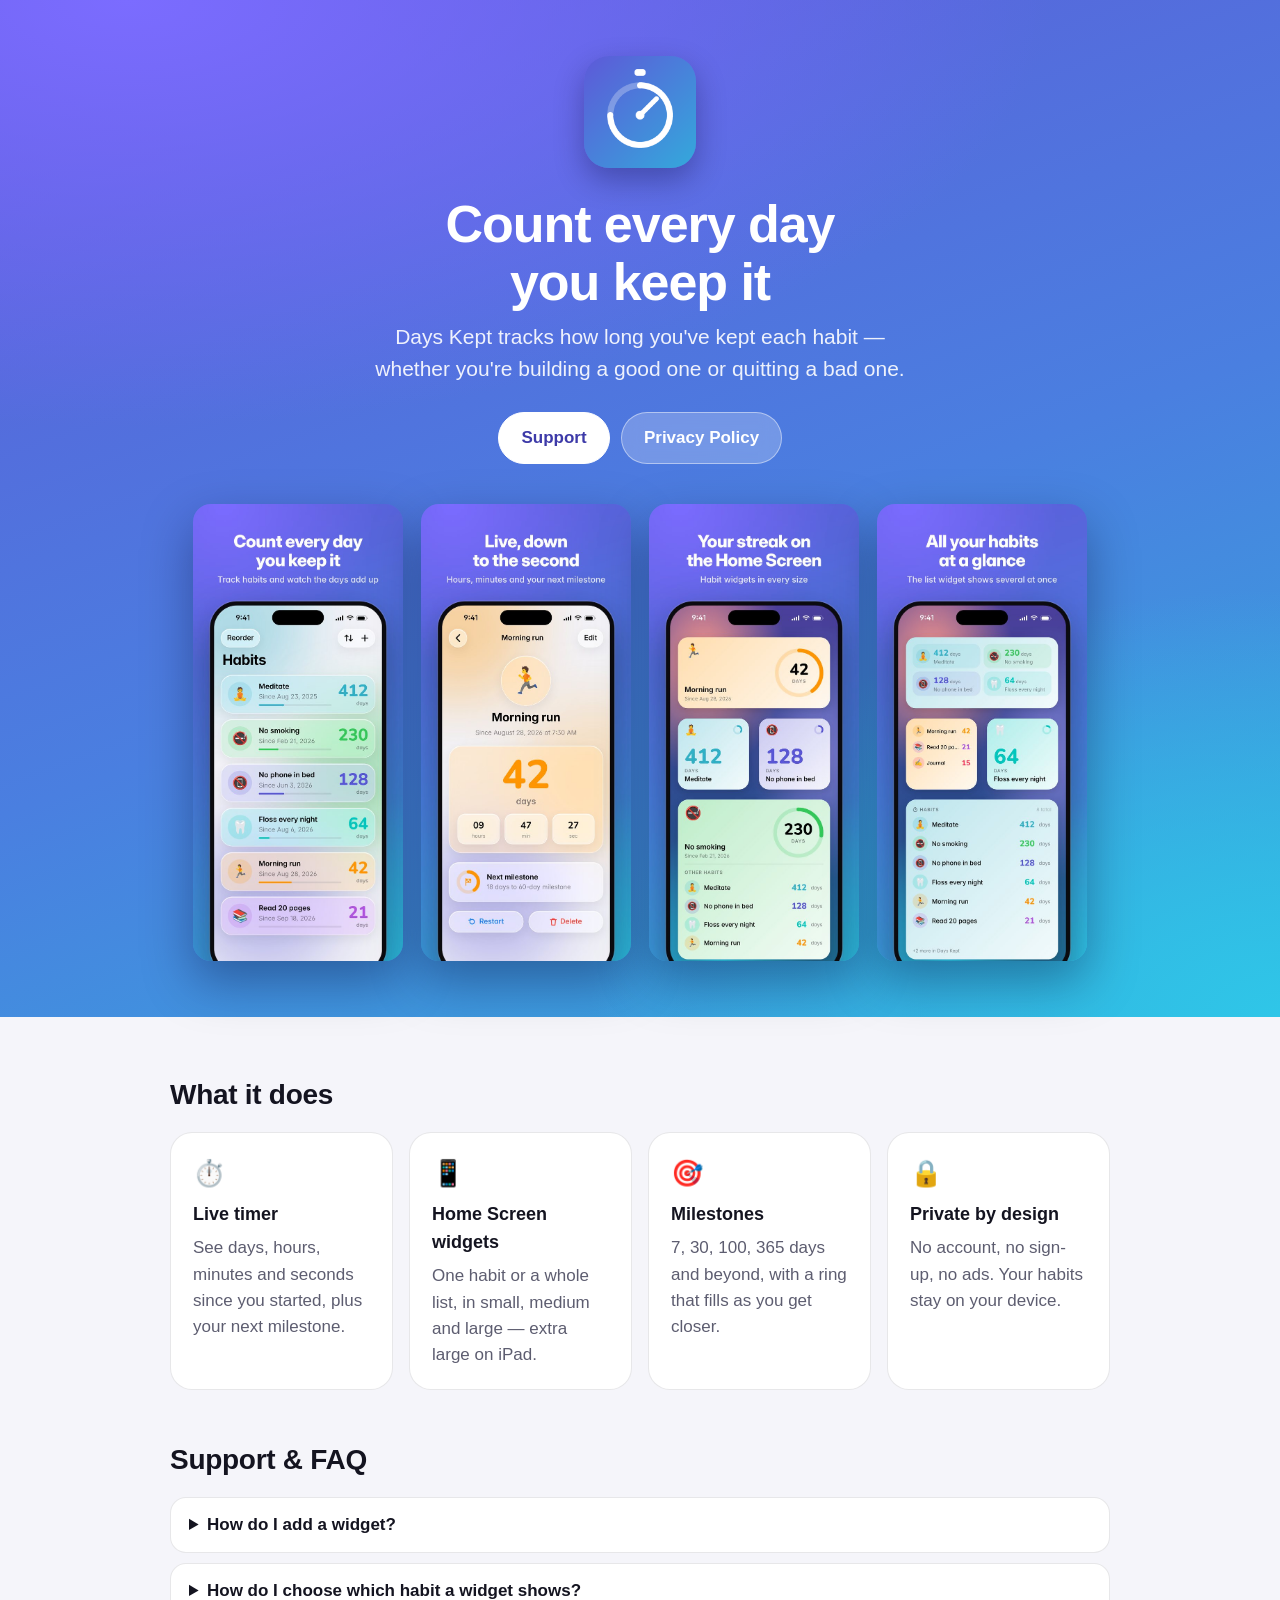
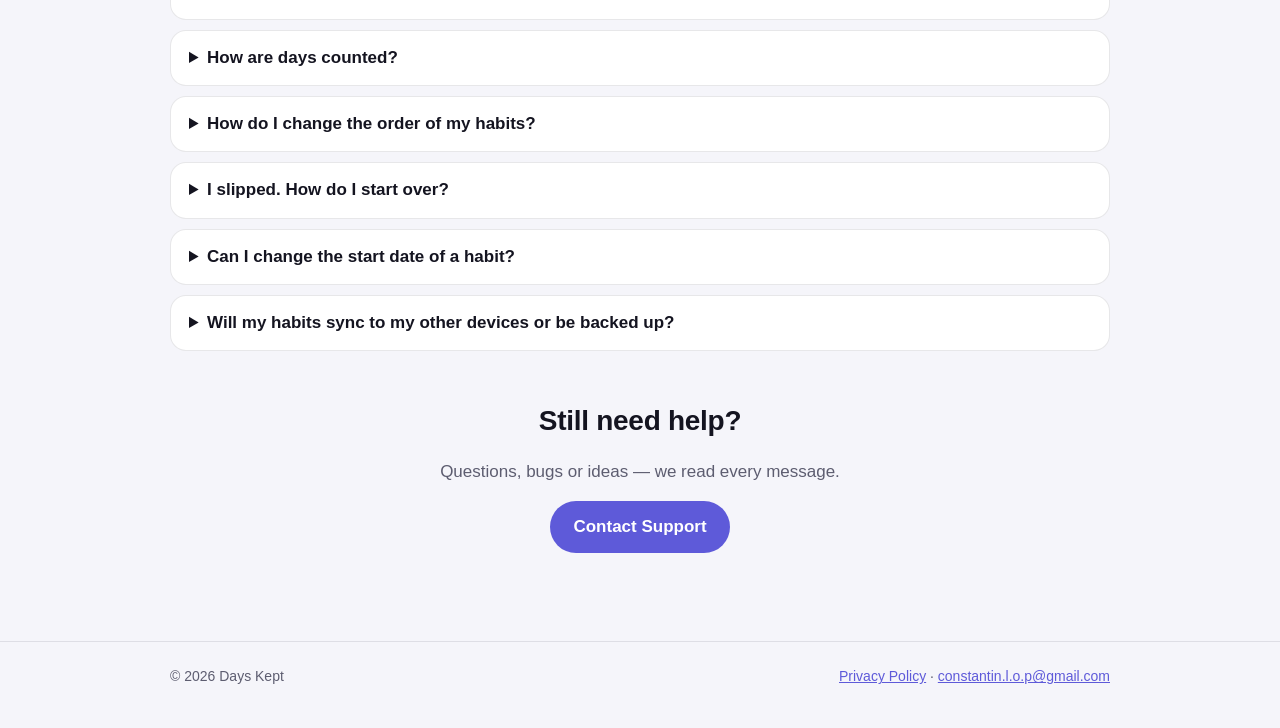
<file: index.html>
<!doctype html>
<html lang="en">
<head>
  <meta charset="utf-8">
  <meta name="viewport" content="width=device-width, initial-scale=1">
  <title>Days Kept — Habit Streaks</title>
  <meta name="description" content="Days Kept counts every day you keep a habit, with a live timer, milestones and Home Screen widgets.">
  <link rel="icon" href="favicon.png">
  <link rel="apple-touch-icon" href="img/apple-touch-icon.png">
  <link rel="stylesheet" href="style.css">
</head>
<body>
  <header class="hero">
    <div class="wrap">
      <img class="icon" src="img/icon.png" alt="Days Kept app icon">
      <h1>Count every day<br>you keep it</h1>
      <p class="lead">Days Kept tracks how long you've kept each habit — whether you're building a good one or quitting a bad one.</p>
      <div class="btns">
        <a class="btn primary" href="#support">Support</a>
        <a class="btn" href="privacy/">Privacy Policy</a>
      </div>
      <div class="shots">
        <img src="img/01-habit-list.jpg" alt="Habit list with day counts">
        <img src="img/02-live-timer.jpg" alt="Live timer for a habit">
        <img src="img/03-streak-widgets.jpg" alt="Habit Streak widgets on the Home Screen">
        <img src="img/04-list-widgets.jpg" alt="Habit List widgets on the Home Screen">
      </div>
    </div>
  </header>

  <main class="wrap">
    <section>
      <h2>What it does</h2>
      <div class="features">
        <div class="card"><span class="emoji">⏱️</span><h3>Live timer</h3><p>See days, hours, minutes and seconds since you started, plus your next milestone.</p></div>
        <div class="card"><span class="emoji">📱</span><h3>Home Screen widgets</h3><p>One habit or a whole list, in small, medium and large — extra large on iPad.</p></div>
        <div class="card"><span class="emoji">🎯</span><h3>Milestones</h3><p>7, 30, 100, 365 days and beyond, with a ring that fills as you get closer.</p></div>
        <div class="card"><span class="emoji">🔒</span><h3>Private by design</h3><p>No account, no sign-up, no ads. Your habits stay on your device.</p></div>
      </div>
    </section>

    <section id="support">
      <h2>Support &amp; FAQ</h2>
      <details>
        <summary>How do I add a widget?</summary>
        <ol>
          <li>Touch and hold an empty area of your Home Screen until the apps jiggle.</li>
          <li>Tap <strong>Edit</strong> → <strong>Add Widget</strong> and search for <strong>Days Kept</strong>.</li>
          <li>Choose <strong>Habit Streak</strong> (one habit) or <strong>Habit List</strong> (several), pick a size and tap <strong>Add Widget</strong>.</li>
        </ol>
      </details>
      <details>
        <summary>How do I choose which habit a widget shows?</summary>
        <p>Touch and hold the widget, tap <strong>Edit Widget</strong>, then pick a habit. For the Habit List widget you can pick several habits, or leave it empty to show all habits in the same order as the app.</p>
      </details>
      <details>
        <summary>How are days counted?</summary>
        <p>Days Kept counts full 24-hour days since the start date and time you set. A habit started yesterday at 8 PM shows 1 day from today at 8 PM. Widgets update at exactly that moment.</p>
      </details>
      <details>
        <summary>How do I change the order of my habits?</summary>
        <p>Touch and hold a habit card and drag it to a new place, or tap <strong>Reorder</strong> to use drag handles. The sort button can also arrange habits once by longest streak, newest or name.</p>
      </details>
      <details>
        <summary>I slipped. How do I start over?</summary>
        <p>Open the habit and tap <strong>Restart</strong>, or touch and hold its card and choose <strong>Restart from Now</strong>. The counter goes back to 0 and starts again from this moment.</p>
      </details>
      <details>
        <summary>Can I change the start date of a habit?</summary>
        <p>Yes. Open the habit and tap <strong>Edit</strong>. You can set any date and time in the past.</p>
      </details>
      <details>
        <summary>Will my habits sync to my other devices or be backed up?</summary>
        <p>Habits are stored only on your device. They're included in your regular iPhone or iPad backups, but they don't sync between devices. Deleting the app deletes your habits.</p>
      </details>
    </section>

    <section class="contact">
      <h2>Still need help?</h2>
      <p>Questions, bugs or ideas — we read every message.</p>
      <a class="btn" href="mailto:constantin.l.o.p@gmail.com?subject=Days%20Kept%20Support">Contact Support</a>
    </section>
  </main>

  <footer>
    <div class="wrap">
      <span>© 2026 Days Kept</span>
      <span><a href="privacy/">Privacy Policy</a> · <a href="mailto:constantin.l.o.p@gmail.com">constantin.l.o.p@gmail.com</a></span>
    </div>
  </footer>
</body>
</html>
</file>
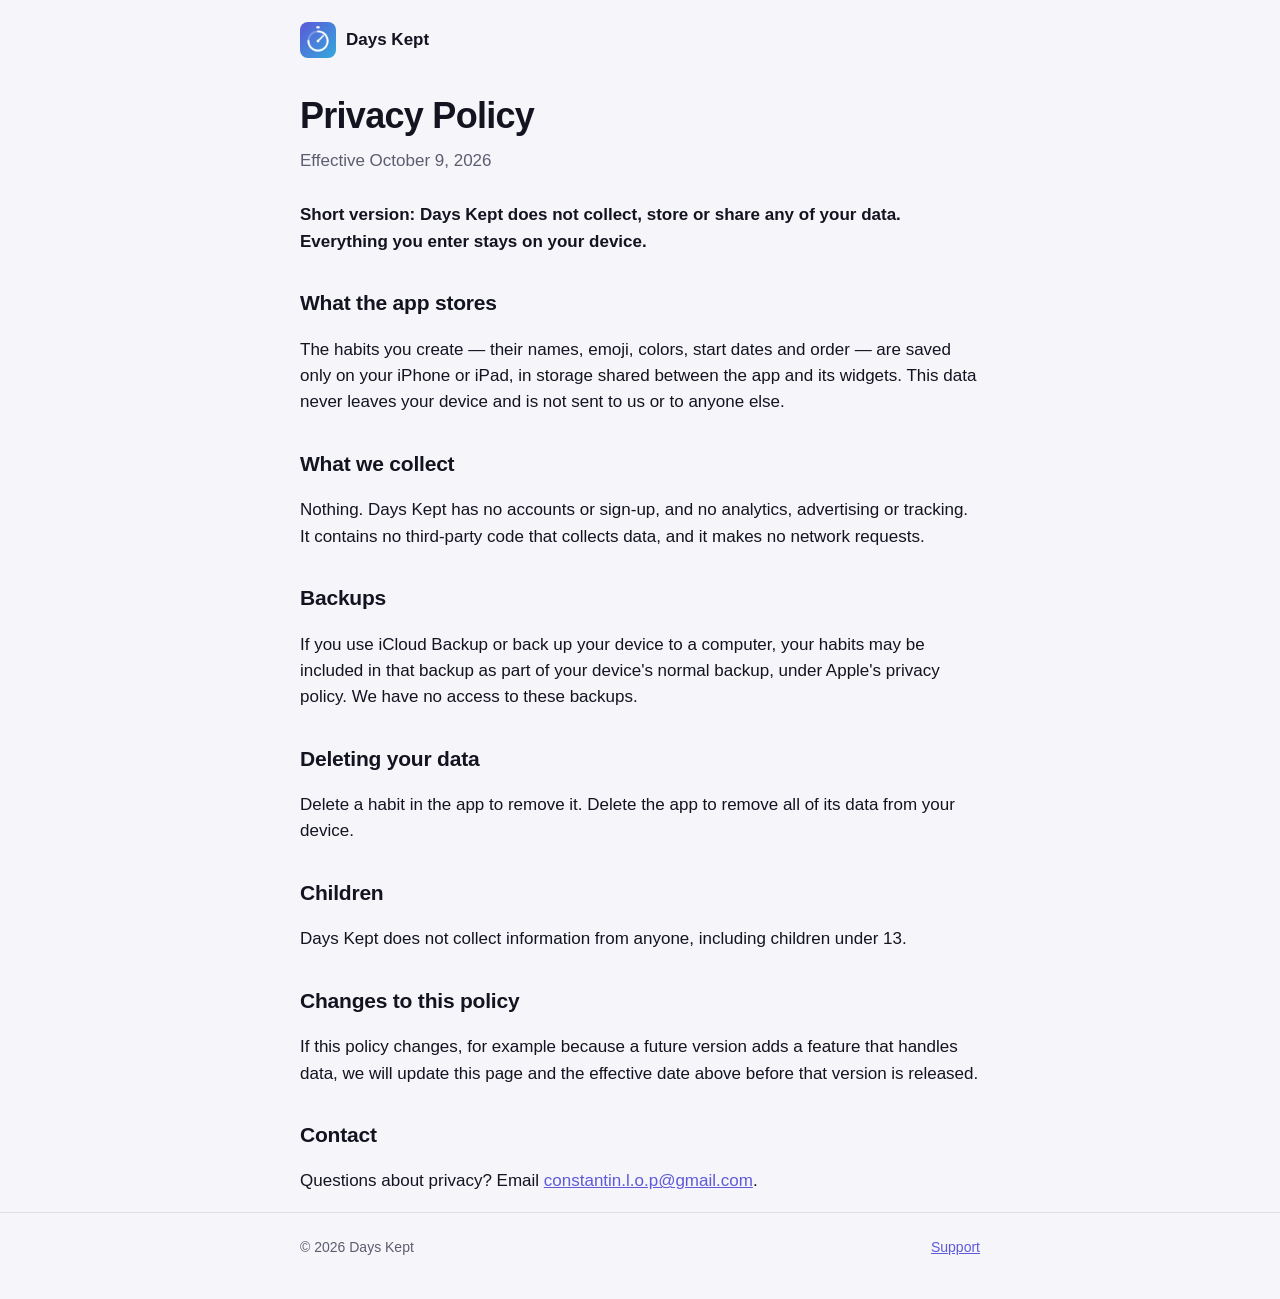
<file: privacy/index.html>
<!doctype html>
<html lang="en">
<head>
  <meta charset="utf-8">
  <meta name="viewport" content="width=device-width, initial-scale=1">
  <title>Privacy Policy — Days Kept</title>
  <meta name="description" content="Days Kept does not collect any personal data. Your habits stay on your device.">
  <link rel="icon" href="../favicon.png">
  <link rel="apple-touch-icon" href="../img/apple-touch-icon.png">
  <link rel="stylesheet" href="../style.css">
</head>
<body>
  <div class="wrap doc">
    <div class="top"><a href="../"><img src="../img/icon.png" alt="">Days Kept</a></div>

    <h1>Privacy Policy</h1>
    <p class="meta">Effective October 9, 2026</p>

    <p><strong>Short version: Days Kept does not collect, store or share any of your data. Everything you enter stays on your device.</strong></p>

    <h2>What the app stores</h2>
    <p>The habits you create — their names, emoji, colors, start dates and order — are saved only on your iPhone or iPad, in storage shared between the app and its widgets. This data never leaves your device and is not sent to us or to anyone else.</p>

    <h2>What we collect</h2>
    <p>Nothing. Days Kept has no accounts or sign-up, and no analytics, advertising or tracking. It contains no third-party code that collects data, and it makes no network requests.</p>

    <h2>Backups</h2>
    <p>If you use iCloud Backup or back up your device to a computer, your habits may be included in that backup as part of your device's normal backup, under Apple's privacy policy. We have no access to these backups.</p>

    <h2>Deleting your data</h2>
    <p>Delete a habit in the app to remove it. Delete the app to remove all of its data from your device.</p>

    <h2>Children</h2>
    <p>Days Kept does not collect information from anyone, including children under 13.</p>

    <h2>Changes to this policy</h2>
    <p>If this policy changes, for example because a future version adds a feature that handles data, we will update this page and the effective date above before that version is released.</p>

    <h2>Contact</h2>
    <p>Questions about privacy? Email <a href="mailto:constantin.l.o.p@gmail.com?subject=Days%20Kept%20Privacy">constantin.l.o.p@gmail.com</a>.</p>
  </div>
  <footer>
    <div class="wrap doc">
      <span>© 2026 Days Kept</span>
      <span><a href="../#support">Support</a></span>
    </div>
  </footer>
</body>
</html>
</file>
<file: style.css>
:root {
  --bg: #f5f5fa;
  --surface: #ffffff;
  --text: #141420;
  --muted: #5d5d70;
  --line: rgba(20, 20, 40, .1);
  --accent: #5e5ad9;
  --accent-2: #34aadc;
  --radius: 22px;
  color-scheme: light dark;
}
@media (prefers-color-scheme: dark) {
  :root {
    --bg: #0d0d14;
    --surface: #18181f;
    --text: #f2f2f7;
    --muted: #a3a3b5;
    --line: rgba(255, 255, 255, .1);
    --accent: #8c96ff;
    --accent-2: #5ccdf0;
  }
}
* { box-sizing: border-box; }
html { -webkit-text-size-adjust: 100%; }
body {
  margin: 0;
  background: var(--bg);
  color: var(--text);
  font: 17px/1.55 -apple-system, BlinkMacSystemFont, "SF Pro Text", "Segoe UI", Inter, Roboto, sans-serif;
}
a { color: var(--accent); }
.wrap { max-width: 980px; margin: 0 auto; padding: 0 20px; }

/* hero */
.hero {
  color: #fff;
  background:
    radial-gradient(120% 70% at 10% 0%, #7b6cff 0%, transparent 60%),
    radial-gradient(90% 70% at 100% 100%, #2fc6e8 0%, transparent 60%),
    linear-gradient(160deg, #5e5ad9, #4a7fe0 55%, #34aadc);
  padding: 56px 0 56px;
}
.hero .wrap { text-align: center; }
.icon { width: 112px; height: 112px; border-radius: 25px; box-shadow: 0 12px 30px rgba(0, 0, 40, .3); }
.hero h1 { font-size: clamp(34px, 6vw, 52px); line-height: 1.1; margin: 20px 0 10px; letter-spacing: -.02em; }
.hero p.lead { font-size: clamp(17px, 2.4vw, 21px); opacity: .9; max-width: 560px; margin: 0 auto 26px; }
.btns { display: flex; gap: 12px; justify-content: center; flex-wrap: wrap; margin-bottom: 40px; }
.btn {
  display: inline-block; padding: 12px 22px; border-radius: 999px; font-weight: 600; text-decoration: none;
  background: rgba(255, 255, 255, .22); color: #fff; border: 1px solid rgba(255, 255, 255, .45);
  backdrop-filter: blur(10px); -webkit-backdrop-filter: blur(10px);
}
.btn.primary { background: #fff; color: #3d3aa8; border-color: #fff; }
.shots { display: flex; gap: 18px; justify-content: center; }
.shots img { width: 210px; max-width: 23vw; border-radius: 18px; box-shadow: 0 20px 50px rgba(0, 0, 40, .35); }
@media (max-width: 640px) {
  .shots img:nth-child(n+3) { display: none; }
  .shots img { max-width: 42vw; }
}

main.wrap { padding-top: 56px; padding-bottom: 40px; }
section { margin: 0 0 48px; }
h2 { font-size: 28px; letter-spacing: -.01em; margin: 0 0 16px; }
.features { display: grid; grid-template-columns: repeat(auto-fit, minmax(200px, 1fr)); gap: 16px; }
.card { background: var(--surface); border: 1px solid var(--line); border-radius: var(--radius); padding: 20px 22px; }
.card h3 { margin: 0 0 6px; font-size: 18px; }
.card p { margin: 0; color: var(--muted); }
.emoji { font-size: 26px; display: block; margin-bottom: 8px; }

details { background: var(--surface); border: 1px solid var(--line); border-radius: 16px; padding: 14px 18px; margin-bottom: 10px; }
summary { font-weight: 600; cursor: pointer; }
details p, details ol { color: var(--muted); margin: 10px 0 2px; }
details ol { padding-left: 20px; }

.contact { text-align: center; }
.contact p { color: var(--muted); margin: 0 0 16px; }
.contact .btn { background: var(--accent); color: #fff; border-color: transparent; }

footer { border-top: 1px solid var(--line); color: var(--muted); font-size: 14px; padding: 24px 0 40px; }
footer .wrap { display: flex; justify-content: space-between; gap: 12px; flex-wrap: wrap; }

/* privacy page */
.doc { max-width: 720px; }
.doc h1 { font-size: 36px; margin: 0 0 4px; letter-spacing: -.02em; }
.doc .meta { color: var(--muted); margin: 0 0 28px; }
.doc h2 { font-size: 21px; margin: 32px 0 8px; }
.doc p, .doc li { color: var(--text); }
.top { padding: 22px 0; }
.top a { display: inline-flex; align-items: center; gap: 10px; text-decoration: none; color: var(--text); font-weight: 600; }
.top img { width: 36px; height: 36px; border-radius: 8px; }
</file>
